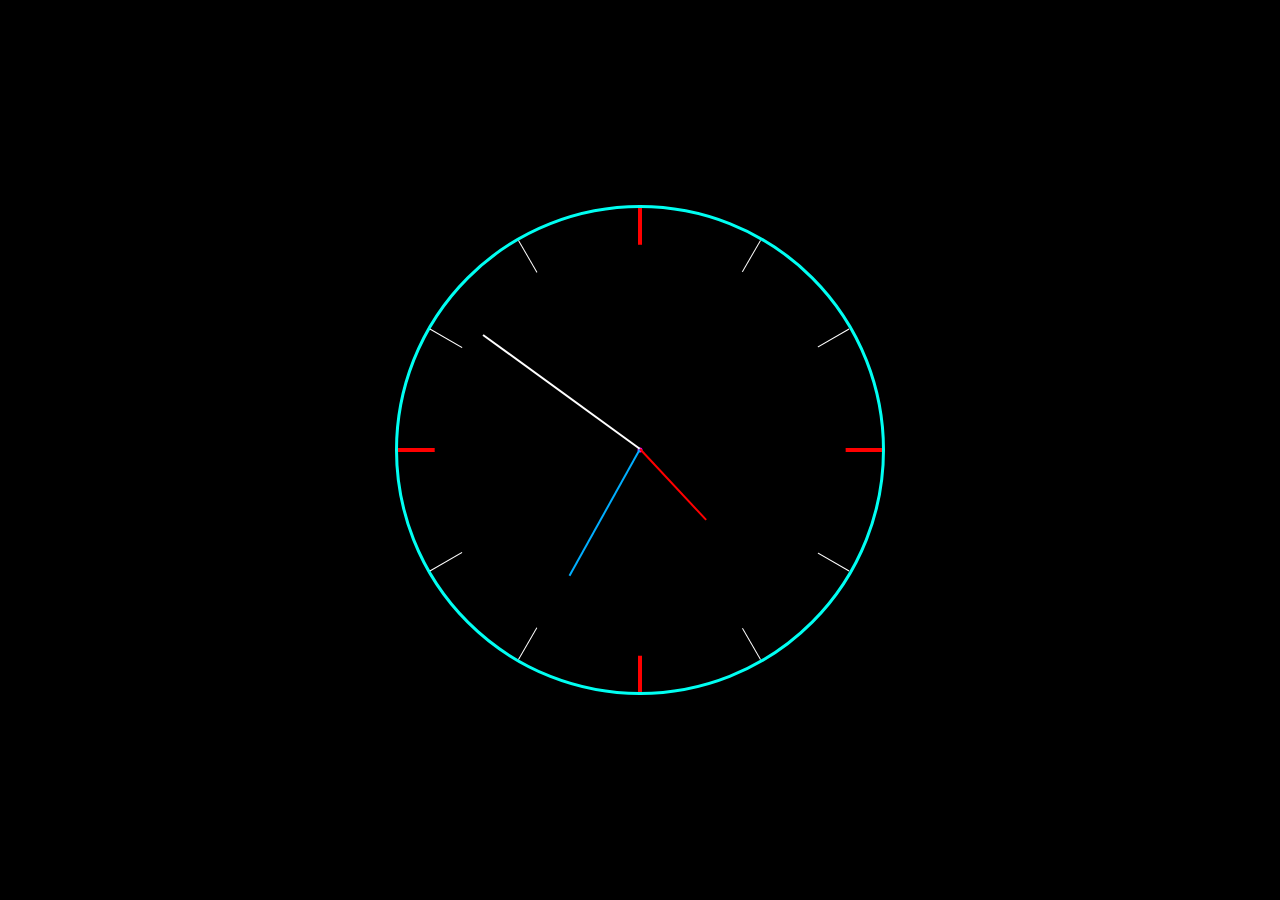
<file: index.html>
<!DOCTYPE html>
<html lang="en">
<head>
    <meta charset="UTF-8">
    <!-- <meta http-equiv="X-UA-Compatible" content="IE=edge"> -->
    <!-- <meta name="viewport" content="width=device-width, initial-scale=1.0"> -->
    <title>Document</title>
    <link rel="stylesheet" href="clk.css">
</head>
<body>
    <div class="clk">
        <div class="cnsel">
            <div class="dgt"><div class="dg_clk"></div>
            </div></div>
        <div class="thre_ni"></div>
        <div class="twl_sx"></div>
        <div class="on_sv"></div>
        <div class="tw_et"></div>
        <div class="fr_tn"></div>
        <div class="fv_el"></div>
        <div class="pnt"></div>
        <div class="hrs needle"></div>
        <div class="min needle"></div>
        <div class="sec needle"></div>
    </div>
    <script src="clk.js"></script>
</body>
</html>
</file>
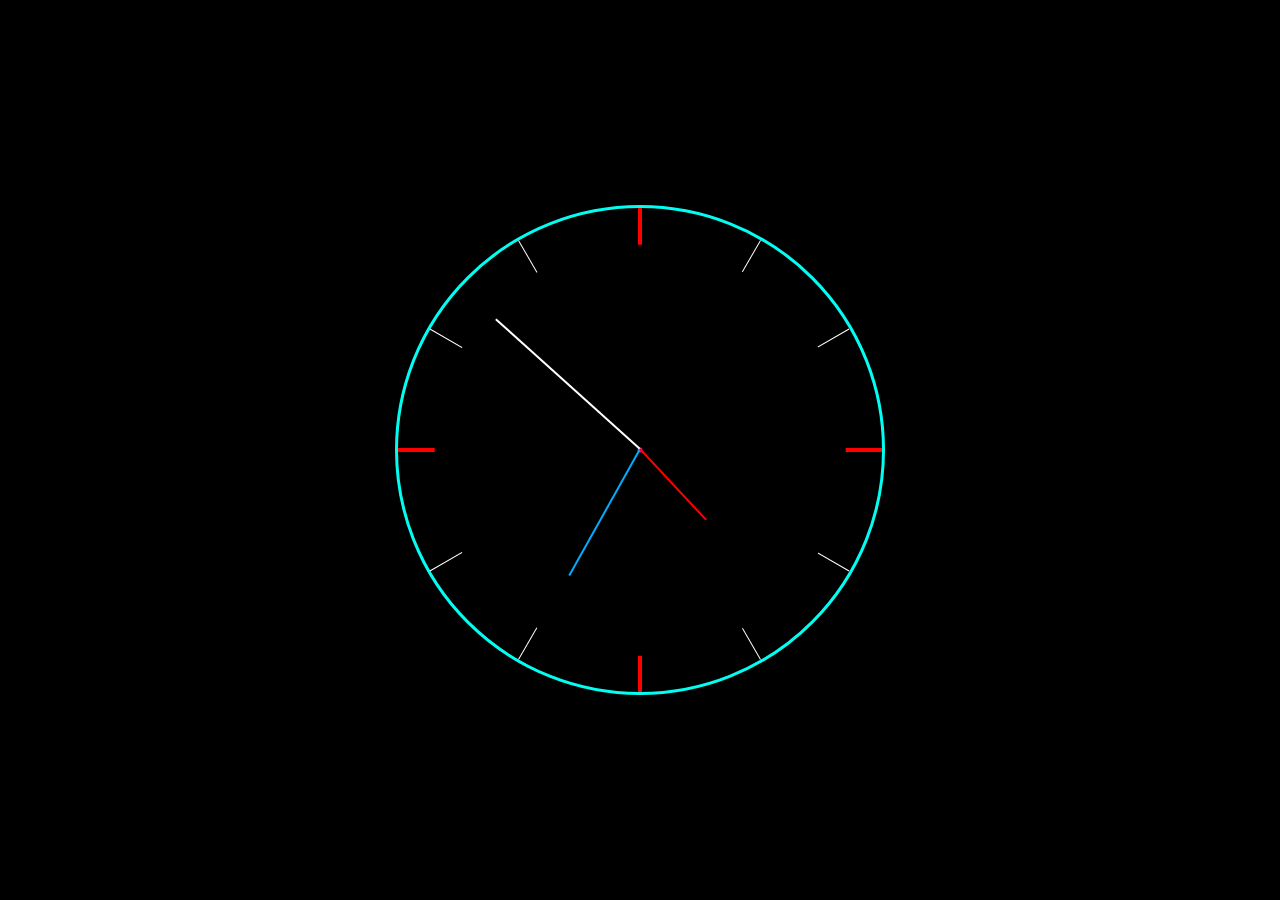
<file: clk.html>
<!DOCTYPE html>
<html lang="en">
<head>
    <meta charset="UTF-8">
    <!-- <meta http-equiv="X-UA-Compatible" content="IE=edge"> -->
    <!-- <meta name="viewport" content="width=device-width, initial-scale=1.0"> -->
    <title>Document</title>
    <link rel="stylesheet" href="clk.css">
</head>
<body>
    <div class="clk">
        <div class="cnsel">
            <div class="dgt"><div class="dg_clk"></div>
            </div></div>
        <div class="thre_ni"></div>
        <div class="twl_sx"></div>
        <div class="on_sv"></div>
        <div class="tw_et"></div>
        <div class="fr_tn"></div>
        <div class="fv_el"></div>
        <div class="pnt"></div>
        <div class="hrs needle"></div>
        <div class="min needle"></div>
        <div class="sec needle"></div>
    </div>
    <script src="clk.js"></script>
</body>
</html>
</file>
<file: clk.css>
body{
    background-color: black;
}
*{
    /* border :1px solid red; */
    margin: 0;
    padding: 0;
}

.clk{
    height: 100px;
    width: 100px;
    border: 3px solid rgb(0,255,242);
    display: flex;
    align-items: center;
    justify-content: center;
    padding: 15%;
    border-radius: 50%;
    position: absolute;
    left: 50%;
    top:50%;
    transform: translate(-50%,-50%) rotate(180deg);
}
.cnsel{
    height: 55%;
    width: 55%;
    background:  rgb(0, 0, 0);
    position: absolute;
    padding: 15%;
    border-radius: 50%;
    left: 50%;
    top:50%;
    transform: translate(-50%,-50%);
    z-index: 1;
}
.dgt{
    justify-content:center;
    display: flex;
    align-items:center;
    transform: rotate(180deg);
    color: aqua;
}
.thre_ni{
    height: 1%;
    width: 100%;
    position: absolute;
    background-color: rgb(255, 0, 0);
}
.twl_sx{
    height: 100%;
    width: 1%;
    position: absolute;
    background-color: rgb(255, 0, 0);
}
.on_sv{
    height: 100%;
    width: 1px;
    position: absolute;
    background-color: rgb(255, 255, 255);
    transform: rotate(30deg);
    -webkit-transform: rotate(30deg);
  -moz-transform: rotate(30deg);
}
.tw_et{
    height: 100%;
    width: 1px;
    position: absolute;
    background-color: rgb(255, 255, 255);
    transform: rotate(60deg);
    -webkit-transform: rotate(60deg);
  -moz-transform: rotate(60deg);
}
.fr_tn{
    height: 100%;
    width: 1px;
    position: absolute;
    background-color: rgb(255, 255, 255);
    transform: rotate(120deg);
    -webkit-transform: rotate(120deg);
  -moz-transform: rotate(120deg);
}
.fv_el{
    height: 100%;
    width: 1px;
    position: absolute;
    background-color: rgb(255, 255, 255);
    transform: rotate(150deg);
    -webkit-transform: rotate(150deg);
  -moz-transform: rotate(150deg);
}
.dg_clk{
    background-color: rgb(0, 0, 0);
    transform: translate(15%);
    z-index: 1;
    font-size:x-large;
}
.pnt{
    height: 5px;
    width: 5px;
    border-radius: 50%;
    background-color: rgb(247, 0, 255);
    position: absolute;
    left: 50%;
    top: 50%;
    transform: translate(-50%,-50%);
    z-index: 2;
}
.needle{
    height: 2px;
    top: 50%;
    left: 50%;
    position:absolute;
    transform-origin:0%;
}
.sec{
    background-color: rgb(255, 255, 255);
    width: 40%;
    z-index: 2;
}
.min{
    background-color: rgb(0, 174, 255);
    width: 30%;
    z-index: 3;
}
.hrs{
    background-color: rgb(255, 0, 0);
    width: 20%;
    z-index: 4;
}
</file>
